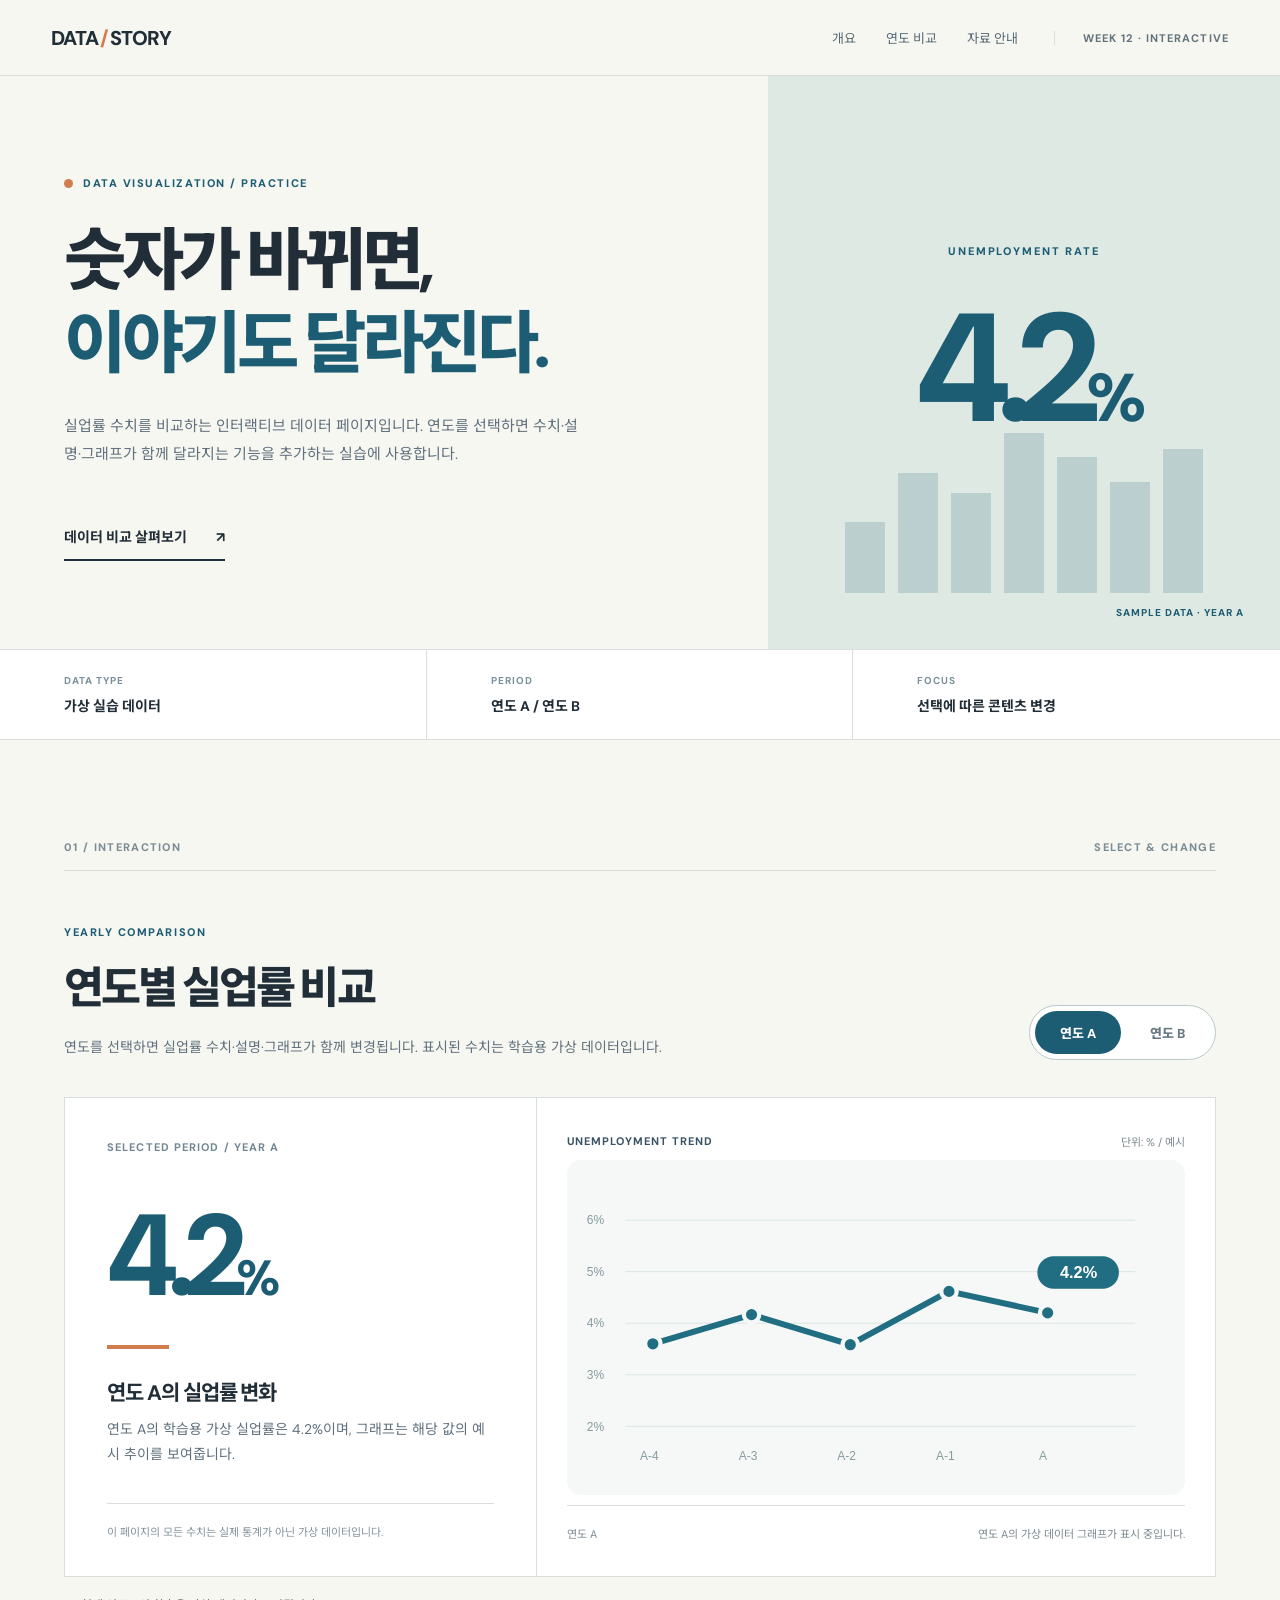
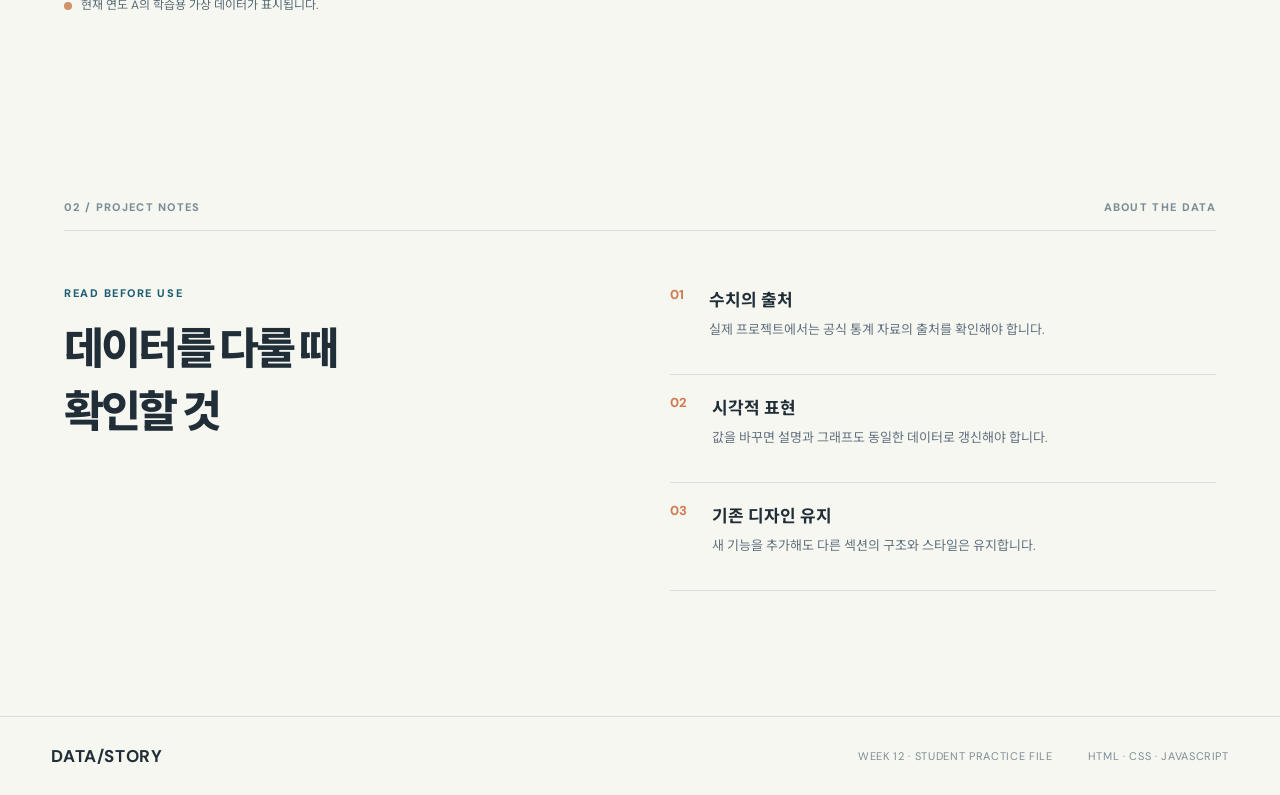
<file: week12_interactive_practice/index.html>
<!doctype html>
<html lang="ko">
<head>
  <meta charset="utf-8">
  <meta name="viewport" content="width=device-width, initial-scale=1">
  <meta name="description" content="12주차 인터랙티브반 실습: 실업률 시각화 페이지">
  <title>실업률 변화 살펴보기 | 12주차 공통 실습</title>
  <link rel="stylesheet" href="css/style.css">
  <link rel="stylesheet" href="css/hero-link-animation.css">
</head>
<body>
  <header class="site-header">
    <a class="brand" href="#top" aria-label="데이터 스토리 첫 화면">DATA<span class="brand-mark">/</span>STORY</a>
    <nav aria-label="페이지 이동">
      <a href="#overview">개요</a>
      <a href="#unemployment-compare-section">연도 비교</a>
      <a href="#notes">자료 안내</a>
    </nav>
    <span class="course-label">WEEK 12 · INTERACTIVE</span>
  </header>

  <main id="top">
    <section class="hero" id="overview" aria-labelledby="hero-title">
      <div class="hero-content">
        <div class="eyebrow"><span class="eyebrow-dot"></span> DATA VISUALIZATION / PRACTICE</div>
        <h1 id="hero-title">숫자가 바뀌면,<br><em>이야기도 달라진다.</em></h1>
        <p class="hero-description">실업률 수치를 비교하는 인터랙티브 데이터 페이지입니다. 연도를 선택하면 수치·설명·그래프가 함께 달라지는 기능을 추가하는 실습에 사용합니다.</p>
        <a class="hero-link" href="#unemployment-compare-section">데이터 비교 살펴보기 <span aria-hidden="true">↗</span></a>
      </div>
      <div class="hero-visual" aria-hidden="true">
        <div class="hero-visual-label">UNEMPLOYMENT RATE</div>
        <div class="hero-big-number">4.2<span>%</span></div>
        <div class="hero-lines"><i></i><i></i><i></i><i></i><i></i><i></i><i></i></div>
        <div class="hero-foot">SAMPLE DATA · YEAR A</div>
      </div>
    </section>

    <section class="intro-strip" aria-label="데이터 안내">
      <div><span class="strip-label">DATA TYPE</span><strong>가상 실습 데이터</strong></div>
      <div><span class="strip-label">PERIOD</span><strong>연도 A / 연도 B</strong></div>
      <div><span class="strip-label">FOCUS</span><strong>선택에 따른 콘텐츠 변경</strong></div>
    </section>

    <section class="compare-section unemployment-compare-section reveal" id="unemployment-compare-section" aria-labelledby="compare-title">
      <div class="section-topline"><span>01 / INTERACTION</span><span>SELECT & CHANGE</span></div>
      <div class="compare-heading">
        <div>
          <p class="overline">YEARLY COMPARISON</p>
          <h2 id="compare-title">연도별 실업률 비교</h2>
          <p class="section-lead">연도를 선택하면 실업률 수치·설명·그래프가 함께 변경됩니다. 표시된 수치는 학습용 가상 데이터입니다.</p>
        </div>
        <div class="year-selector" role="group" aria-label="연도 선택">
          <button type="button" class="year-button-a active" aria-pressed="true">연도 A</button>
          <button type="button" class="year-button-b" aria-pressed="false">연도 B</button>
        </div>
      </div>

      <div class="year-content">
        <article class="metric-panel" aria-labelledby="rate-label">
          <span class="metric-kicker" id="rate-label">SELECTED PERIOD / <span class="year-label">YEAR A</span></span>
          <div class="year-rate">4.2<span>%</span></div>
          <div class="metric-rule"></div>
          <h3 class="metric-title">연도 A의 실업률 변화</h3>
          <p class="year-description">연도 A의 학습용 가상 실업률은 4.2%이며, 그래프는 해당 값의 예시 추이를 보여줍니다.</p>
          <div class="metric-note">이 페이지의 모든 수치는 실제 통계가 아닌 가상 데이터입니다.</div>
        </article>
        <div class="chart-panel">
          <div class="chart-header"><strong>UNEMPLOYMENT TREND</strong><span>단위: % / 예시</span></div>
          <div class="chart-image-wrap"><img class="year-chart" src="images/year-a.svg" alt="가상 데이터 연도 A 실업률 추이 그래프"></div>
          <div class="chart-footer"><span>연도 A</span><span class="chart-status">연도 A의 가상 데이터 그래프가 표시 중입니다.</span></div>
        </div>
      </div>
      <p class="practice-status" role="status"><span class="status-dot"></span><span class="practice-message">현재 연도 A의 학습용 가상 데이터가 표시됩니다.</span></p>
    </section>

    <section class="insight-section reveal" id="notes">
      <div class="section-topline"><span>02 / PROJECT NOTES</span><span>ABOUT THE DATA</span></div>
      <div class="insight-layout">
        <div><p class="overline">READ BEFORE USE</p><h2>데이터를 다룰 때<br>확인할 것</h2></div>
        <div class="insight-list">
          <article><span>01</span><div><h3>수치의 출처</h3><p>실제 프로젝트에서는 공식 통계 자료의 출처를 확인해야 합니다.</p></div></article>
          <article><span>02</span><div><h3>시각적 표현</h3><p>값을 바꾸면 설명과 그래프도 동일한 데이터로 갱신해야 합니다.</p></div></article>
          <article><span>03</span><div><h3>기존 디자인 유지</h3><p>새 기능을 추가해도 다른 섹션의 구조와 스타일은 유지합니다.</p></div></article>
        </div>
      </div>
    </section>
  </main>
  <footer class="site-footer"><strong>DATA/STORY</strong><span>WEEK 12 · STUDENT PRACTICE FILE</span><span>HTML · CSS · JAVASCRIPT</span></footer>
  <script src="js/script.js"></script>
</body>
</html>
</file>
<file: week12_interactive_practice/css/style.css>
@import url('https://fonts.googleapis.com/css2?family=DM+Sans:wght@400;500;600;700;800&family=Noto+Sans+KR:wght@400;500;600;700;800&display=swap');
:root{--ink:#212e37;--ink-light:#61717d;--blue:#1d5d73;--mint:#e4efe9;--paper:#f7f7f2;--line:#d9dfdd;--orange:#d07c4e}
*{box-sizing:border-box}html{scroll-behavior:smooth}body{margin:0;background:var(--paper);color:var(--ink);font-family:'DM Sans','Noto Sans KR',sans-serif}button,a{font:inherit}a{color:inherit;text-decoration:none}.site-header{height:76px;display:flex;align-items:center;gap:36px;padding:0 max(4vw,28px);border-bottom:1px solid var(--line);background:var(--paper)}.brand{font-size:20px;font-weight:800;letter-spacing:-.05em;white-space:nowrap}.brand-mark{color:var(--orange);margin:0 2px}.site-header nav{display:flex;gap:30px;margin-left:auto}.site-header nav a{font-size:13px;color:#566974}.site-header nav a:hover{color:var(--blue)}.course-label{padding-left:28px;border-left:1px solid var(--line);font-size:11px;font-weight:700;letter-spacing:.1em;color:#61727a;white-space:nowrap}.hero{display:grid;grid-template-columns:1.2fr .8fr;min-height:565px;max-width:1440px;margin:auto}.hero-content{padding:100px 5vw 88px;display:flex;flex-direction:column;align-items:flex-start}.eyebrow,.overline{font-size:11px;letter-spacing:.14em;font-weight:800;color:var(--blue)}.eyebrow{display:flex;align-items:center;gap:10px}.eyebrow-dot{width:9px;height:9px;border-radius:50%;background:var(--orange)}h1,h2,h3,p{margin-top:0}.hero h1{font-size:clamp(44px,5.3vw,80px);line-height:1.22;letter-spacing:-.065em;font-weight:800;margin:30px 0 26px}.hero h1 em{font-style:normal;color:var(--blue)}.hero-description{max-width:520px;font-size:15px;line-height:1.9;color:var(--ink-light)}.hero-link{margin-top:29px;padding:13px 0;border-bottom:2px solid var(--ink);font-size:14px;font-weight:700}.hero-link span{margin-left:26px}.hero-visual{background:#dfe9e4;position:relative;display:flex;flex-direction:column;align-items:center;justify-content:center;overflow:hidden}.hero-visual-label{font-size:11px;letter-spacing:.17em;color:var(--blue);font-weight:800}.hero-big-number{position:relative;z-index:2;font-size:clamp(85px,12vw,165px);letter-spacing:-.1em;font-weight:800;line-height:1.45;color:var(--blue)}.hero-big-number span{font-size:.44em}.hero-lines{display:flex;gap:13px;position:absolute;align-items:flex-end;justify-content:center;bottom:56px;left:0;right:0;height:160px;opacity:.18}.hero-lines i{height:var(--h);width:40px;background:var(--blue)}.hero-lines i:nth-child(1){--h:44%}.hero-lines i:nth-child(2){--h:75%}.hero-lines i:nth-child(3){--h:62%}.hero-lines i:nth-child(4){--h:100%}.hero-lines i:nth-child(5){--h:85%}.hero-lines i:nth-child(6){--h:69%}.hero-lines i:nth-child(7){--h:90%}.hero-foot{position:absolute;bottom:30px;right:36px;color:var(--blue);font-size:10px;font-weight:800;letter-spacing:.1em}.intro-strip{display:grid;grid-template-columns:repeat(3,1fr);border-top:1px solid var(--line);border-bottom:1px solid var(--line);background:#fff}.intro-strip div{display:flex;flex-direction:column;gap:8px;padding:24px 5vw;border-right:1px solid var(--line)}.intro-strip div:last-child{border-right:0}.strip-label{color:#78909b;font-size:10px;letter-spacing:.1em;font-weight:700}.intro-strip strong{font-size:14px}.compare-section,.insight-section{max-width:1320px;margin:auto;padding:100px 5vw}.section-topline{display:flex;justify-content:space-between;padding-bottom:16px;border-bottom:1px solid var(--line);font-size:11px;font-weight:800;letter-spacing:.12em;color:#7b8d94}.compare-heading{display:flex;justify-content:space-between;align-items:flex-end;gap:32px;padding:54px 0 37px}.overline{margin-bottom:14px}.compare-heading h2,.insight-layout h2{font-size:clamp(32px,3.4vw,51px);letter-spacing:-.065em;margin:0 0 18px;font-weight:800}.section-lead{font-size:14px;line-height:1.9;color:var(--ink-light);max-width:650px;margin:0}.year-selector{border:1px solid #b9c9cc;display:flex;padding:5px;border-radius:30px;gap:4px;flex-shrink:0;background:white}.year-selector button{cursor:pointer;border:0;border-radius:24px;background:transparent;color:#677883;padding:12px 25px;font-size:13px;font-weight:800}.year-selector button.active{background:var(--blue);color:white}.year-selector button:focus-visible{outline:3px solid #e5a167;outline-offset:3px}.year-content{display:grid;grid-template-columns:.82fr 1.18fr;min-height:480px;border:1px solid var(--line);background:white}.metric-panel{padding:42px 42px 34px;border-right:1px solid var(--line);display:flex;flex-direction:column}.metric-kicker{font-size:11px;font-weight:700;letter-spacing:.1em;color:#728792}.year-rate{font-size:clamp(74px,9vw,124px);color:var(--blue);font-weight:800;letter-spacing:-.095em;line-height:1.35;margin-top:25px}.year-rate span{font-size:.43em}.metric-rule{height:4px;width:62px;background:var(--orange);margin:10px 0 27px}.metric-title{font-size:21px;letter-spacing:-.05em;margin-bottom:10px}.year-description{font-size:14px;color:var(--ink-light);line-height:1.8}.metric-note{margin-top:auto;border-top:1px solid var(--line);padding-top:19px;font-size:11px;color:#84949c;line-height:1.7}.chart-panel{padding:35px 30px;display:flex;flex-direction:column}.chart-header,.chart-footer{display:flex;justify-content:space-between;align-items:center;gap:20px;font-size:11px;color:#7e8b92}.chart-header strong{letter-spacing:.09em;color:#385364}.chart-image-wrap{flex:1;min-height:320px;display:flex;align-items:center;justify-content:center}.year-chart{width:100%;max-width:670px;display:block;height:auto}.chart-footer{border-top:1px solid var(--line);padding-top:19px}.practice-status{display:flex;align-items:center;gap:9px;color:#576b74;font-size:12px;line-height:1.6;margin:19px 0 0}.status-dot{width:8px;height:8px;background:#d09267;border-radius:50%;flex-shrink:0}.insight-section{padding-top:85px;padding-bottom:125px}.insight-layout{display:grid;grid-template-columns:1fr 1fr;gap:60px;padding-top:55px}.insight-list article{display:flex;gap:25px;border-bottom:1px solid var(--line);padding:19px 0}.insight-list article:first-child{padding-top:0}.insight-list article>span{color:var(--orange);font-size:13px;font-weight:800}.insight-list h3{font-size:17px;margin-bottom:8px}.insight-list p{font-size:13px;color:var(--ink-light);line-height:1.75}.site-footer{border-top:1px solid var(--line);padding:28px max(4vw,28px);display:flex;align-items:center;gap:35px;color:#7d8d94;font-size:11px;letter-spacing:.06em}.site-footer strong{font-size:17px;color:var(--ink);margin-right:auto}.reveal{transition:opacity .65s ease,transform .65s ease}.has-js .reveal:not(.is-visible){opacity:0;transform:translateY(24px)}@media(max-width:900px){.hero{grid-template-columns:1fr}.hero-content{padding:65px 6vw}.hero-visual{min-height:320px}.course-label{display:none}.compare-heading{align-items:flex-start;flex-direction:column}.year-content{grid-template-columns:1fr}.metric-panel{border-right:0;border-bottom:1px solid var(--line)}.insight-layout{grid-template-columns:1fr;gap:25px}}@media(max-width:560px){.site-header{height:66px;padding:0 20px}.site-header nav{gap:14px}.site-header nav a{font-size:11px}.brand{font-size:16px}.hero h1{font-size:42px}.intro-strip{grid-template-columns:1fr}.intro-strip div{border-right:0;border-bottom:1px solid var(--line);padding:16px 6vw}.compare-section,.insight-section{padding:65px 6vw}.metric-panel{padding:29px 23px}.chart-panel{padding:24px 18px}.chart-image-wrap{min-height:220px}.year-rate{font-size:84px}.site-footer{flex-wrap:wrap;gap:12px}.site-footer strong{width:100%}}
@media(prefers-reduced-motion:reduce){*,*::before,*::after{animation-duration:.01ms!important;transition-duration:.01ms!important;scroll-behavior:auto!important}}
</file>
<file: week12_interactive_practice/css/hero-link-animation.css>
.hero-link {
  animation: hero-link-blink 1.2s ease-in-out infinite;
}

.hero-link:hover,
.hero-link:focus {
  animation-play-state: paused;
}

@keyframes hero-link-blink {
  0%, 100% {
    opacity: 1;
  }

  50% {
    opacity: 0.4;
  }
}

@media (prefers-reduced-motion: reduce) {
  .hero-link {
    animation: none;
  }
}
</file>
